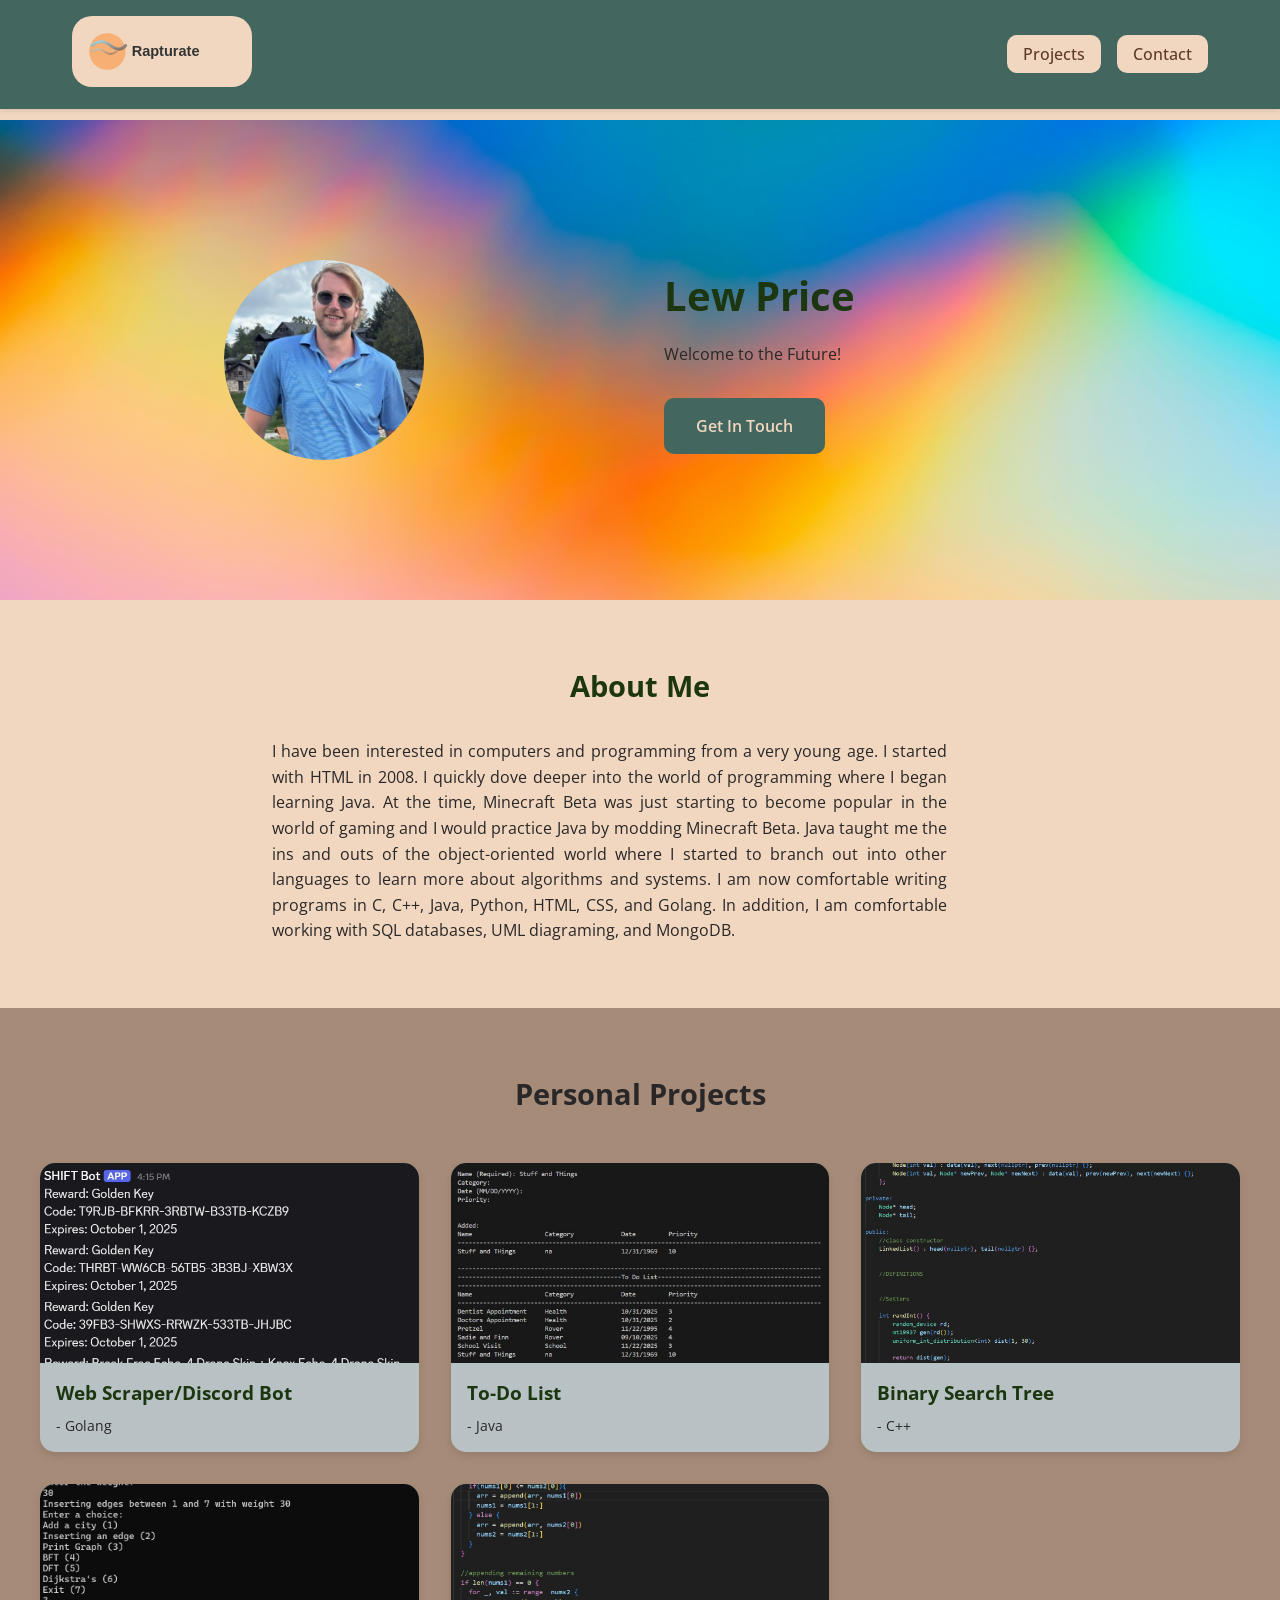
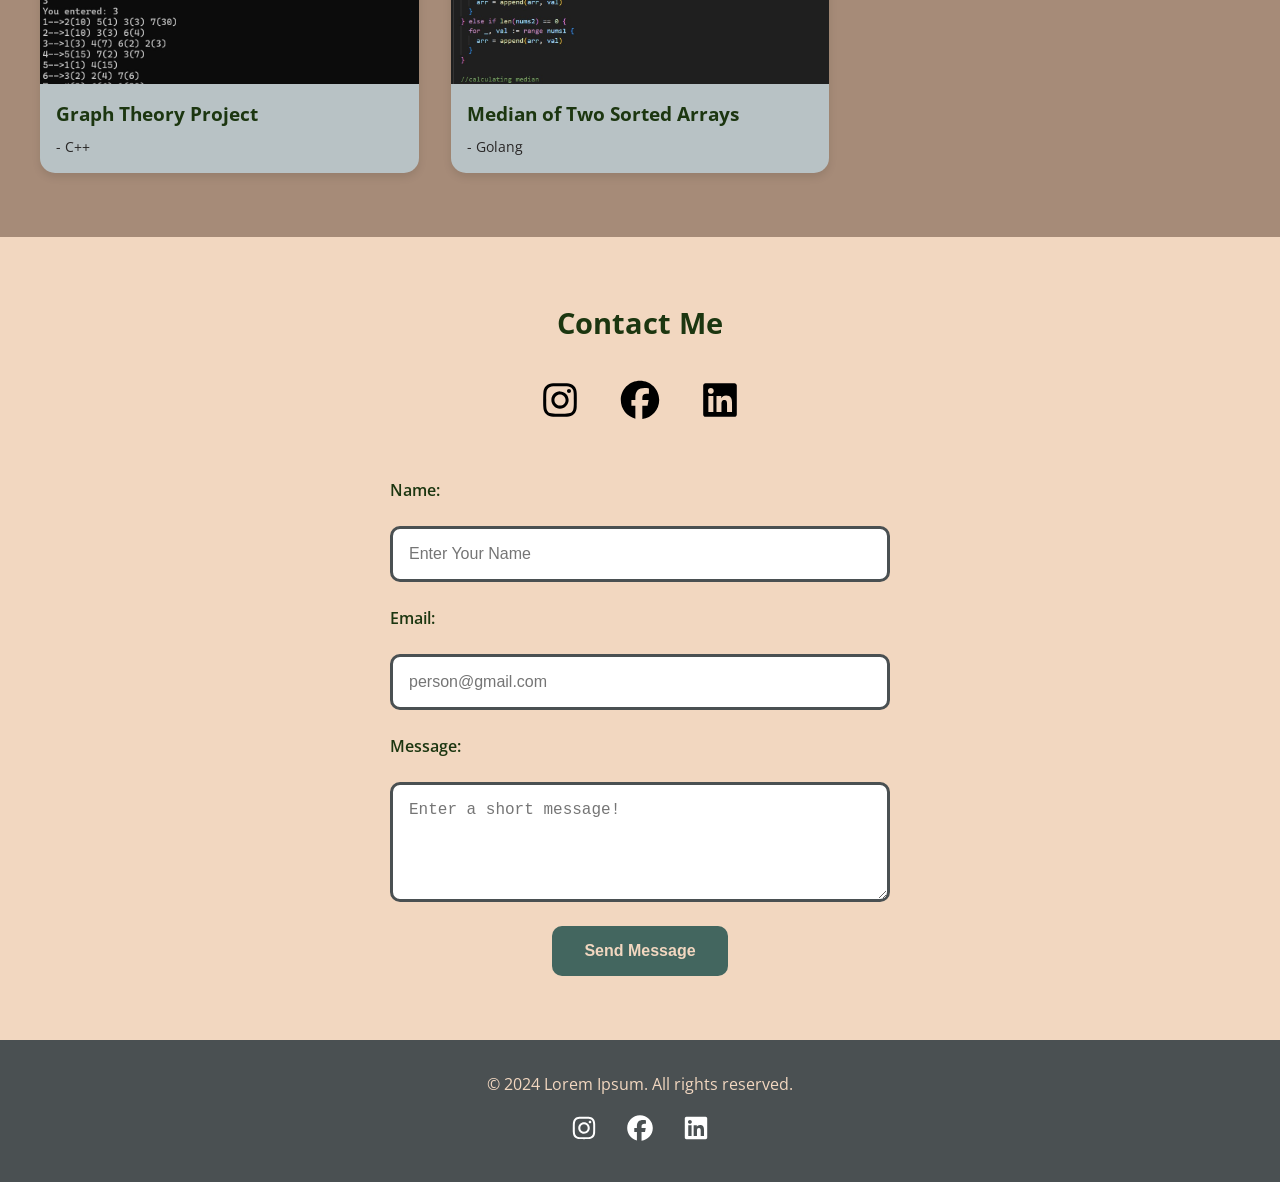
<file: Portfolio_Web_Project/Project 1/index.html>
<!DOCTYPE html>
<html lang="en">
<head>
    <meta charset="UTF-8">
    <meta name="viewport" content="width=device-width, initial-scale=1.0">
    <!--Fonts-->
    <link rel="preconnect" href="https://fonts.googleapis.com">
    <link rel="preconnect" href="https://fonts.gstatic.com" crossorigin>
    <link href="https://fonts.googleapis.com/css2?family=Mulish:ital,wght@0,200..1000;1,200..1000&family=Open+Sans:ital,wght@0,300..800;1,300..800&display=swap" rel="stylesheet">
    <!--End Fonts-->

    <link rel="stylesheet" href="css/indexStyle.css">
    <title>See the Magic</title>
    <link rel="icon" type="image/svg+xml" href="./images/Lew Header icon.svg">
</head>
<body>
    <header>
        <div class="nav-bar">
            <a href="index.html"><img class ="nav-logo" src="./images/Lew Header.svg" alt="lew's logo" width="180" height="auto"></a>
            <nav>
                <ul class="nav-links">
                    <li><a href="./project.html">Projects</a></li>
                    <li><a href="#contact">Contact</a></li>
                </ul>
            </nav>
        </div>
    </header>
    
    <main>
        <section id="hero">
            <img class="hero-img" src="./images/Lew's Images/Lew.JPG" alt="profile picture">
            <div class="hero-text">
                <h1>Lew Price</h1>
                <p>Welcome to the Future!</p>
                <a href="#contact" class="cta-button">Get In Touch</a>
            </div>
        </section>

        <section class="about-section">
            <h2>About Me</h2>
            <p>I have been interested in computers and programming from a very young age. I started with HTML in 2008. I quickly dove deeper into the world of programming where I began learning Java. At the time, Minecraft Beta was just starting to become popular in the world of gaming and I would practice Java by modding Minecraft Beta. Java taught me the ins and outs of the object-oriented world where I started to branch out into other languages to learn more about algorithms and systems. I am now comfortable writing programs in C, C++, Java, Python, HTML, CSS, and Golang. In addition, I am comfortable working with SQL databases, UML diagraming, and MongoDB.</p>
        </section>

        <section class="list-all-projects">
            <h2>Personal Projects</h2>
            <div id="projects">
                <div class="project-box">
                    <img src="./images/Lew's Images/Project 1jpg.jpg" alt="project picture">
                    <div class="proj-text">
                        <h3>Web Scraper/Discord Bot</h3>
                        <p>- Golang</p>
                    </div>
                </div>
                <div class="project-box">
                    <img src="./images/Lew's Images/ToDoList Project.jpg"  alt="project picture">
                    <div class="proj-text">
                        <h3>To-Do List</h3>
                        <p>- Java</p>
                    </div>
                </div>
                <div class="project-box">
                    <img src="./images/Lew's Images/Doubly Linked List.jpg" alt="project picture">
                    <div class="proj-text">
                        <h3>Binary Search Tree</h3>
                        <p>- C++</p>
                    </div>
                </div>
                <div class="project-box">
                    <img src="./images/Lew's Images/Graph Theory Project.jpg" alt="project picture">
                    <div class="proj-text">
                        <h3>Graph Theory Project</h3>
                        <p>- C++</p>
                    </div>
                </div>
                <div class="project-box">
                    <img src="./images/Lew's Images/Find Median Sorted Array.jpg" alt="project picture">
                    <div class="proj-text">
                        <h3>Median of Two Sorted Arrays</h3>
                        <p>- Golang</p>
                    </div>
                </div>
            </div>
        </section>

        <section id="contact">
            <h2>Contact Me</h2>
            <div id="socials">
                <a class="social-img" href="https://www.instagram.com/ohbejoyfulbags/" target="_blank">
                    <img src="./images/instagram-icon.svg" alt="Instagram">
                </a>
                <a class="social-img" href="https://www.facebook.com/lewprice140" target="_blank">
                    <img src="./images/facebook-icon.svg" alt="Facebook">
                </a>
                <a class="social-img" href="https://www.linkedin.com/in/lewis-price-a79185195/" target="_blank">
                    <img  src="images/linkedin-icon.svg" alt="LinkedIn">
                </a>
            </div>
            <form action="#" method="post">
                <label for="name">Name:</label>
                <input type="text" id="name" name="name" placeholder="Enter Your Name" required>
                
                <label for="email">Email:</label>
                <input type="email" id="email" name="email" placeholder="person@gmail.com" required>
                
                <label for="message">Message:</label>
                <textarea id="message" name="message" placeholder="Enter a short message!" required></textarea>
                
                <button type="submit">Send Message</button>
            </form>
        </section>
    </main>
    
    <footer>
        <p>&copy; 2024 Lorem Ipsum. All rights reserved.</p>
        <div class="social-links">
            <a href="https://www.instagram.com/lewcifer_the_great/" target="_blank" aria-label="Instagram">
                <img src="./images/instagram-icon.svg" alt="">
            </a>
            <a href="https://www.facebook.com/lewprice140" target="_blank" aria-label="Facebook">
                <img src="./images/facebook-icon.svg" alt="">
            </a>
            <a href="https://www.linkedin.com/in/lewis-price-a79185195/" target="_blank" aria-label="LinkedIn">
                <img src="images/linkedin-icon.svg" alt="">
            </a>
        </div>
    </footer>
    
</body>
</html>
</file>
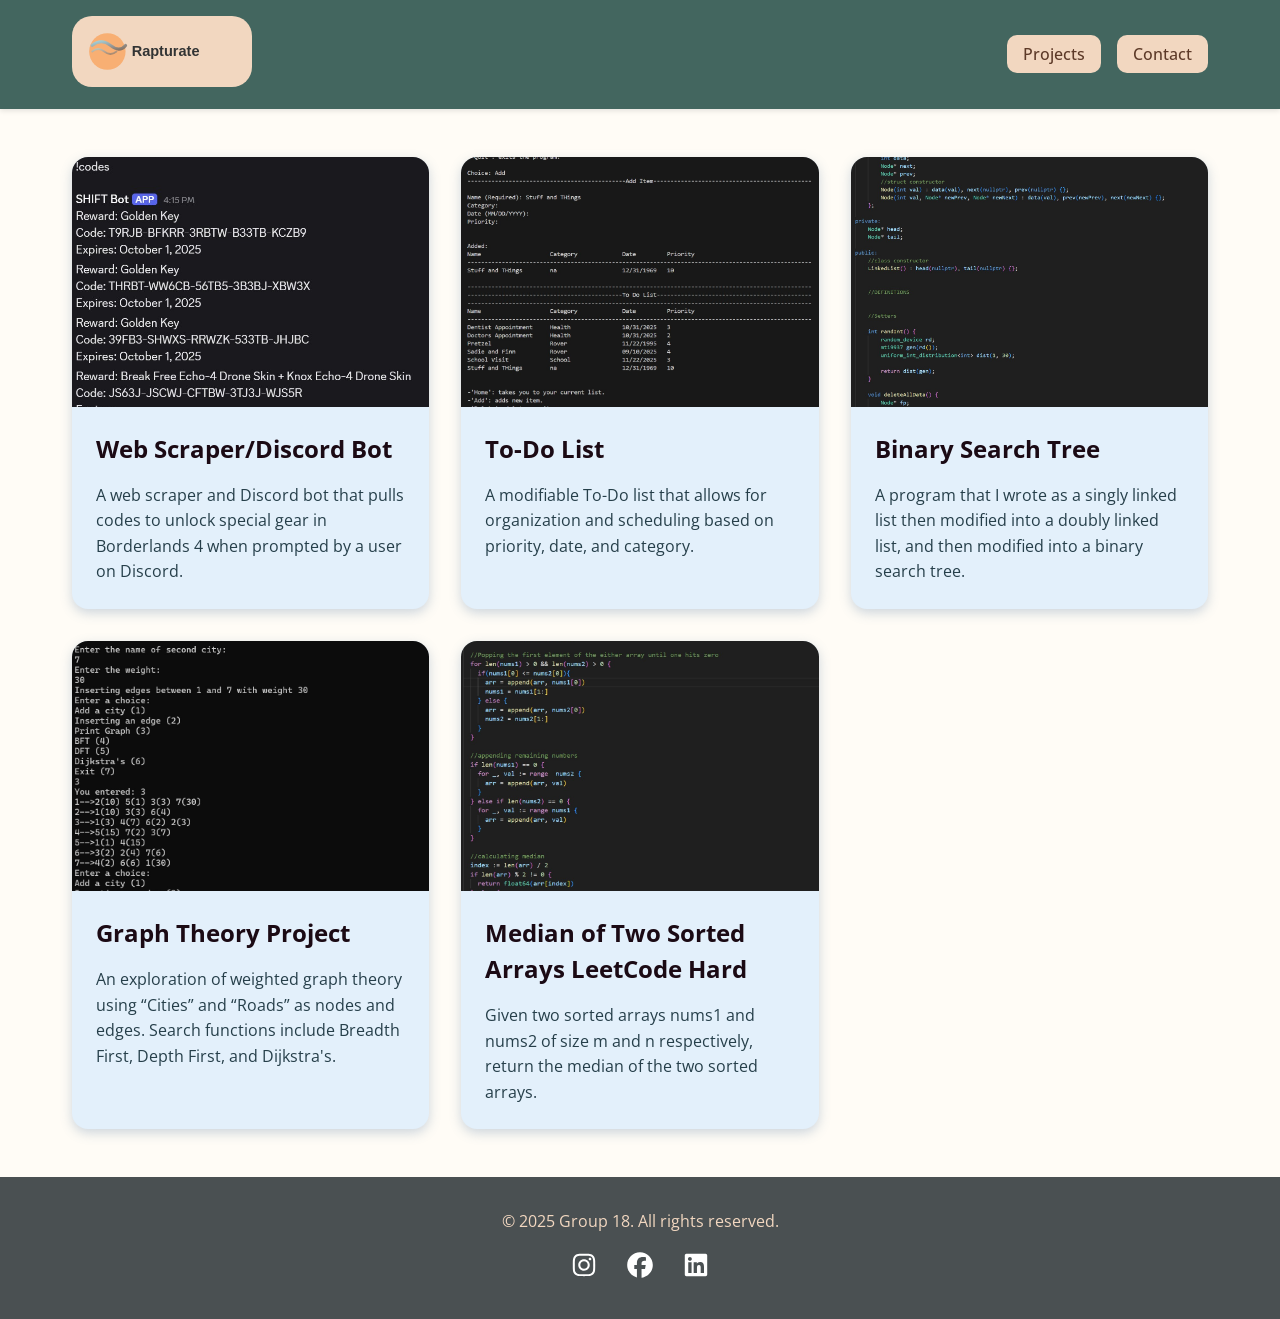
<file: Portfolio_Web_Project/Project 1/project.html>
<!DOCTYPE html>
<html lang="en">
<head>
    <meta charset="UTF-8">
    <meta name="viewport" content="width=device-width, initial-scale=1.0">
    <!--Fonts-->
    <link rel="preconnect" href="https://fonts.googleapis.com">
    <link rel="preconnect" href="https://fonts.gstatic.com" crossorigin>
    <link href="https://fonts.googleapis.com/css2?family=Mulish:ital,wght@0,200..1000;1,200..1000&family=Open+Sans:ital,wght@0,300..800;1,300..800&family=Oswald:wght@200..700&family=Quicksand:wght@300..700&display=swap" rel="stylesheet">

    <!--End Fonts-->
    <link rel="stylesheet" href="css/projectStyle.css">
    <title>Lew's Portfolio</title>
</head>
<body>
    <header>
        <div class="nav-bar">
            <a href="index.html"><img class ="nav-logo" src="./images/Lew Header.svg" alt="lew's logo" width="180" height="auto"></a>
            <nav>
                <ul class="nav-links">
                    <li><a href="./project.html">Projects</a></li>
                    <li><a href="./index.html#contact">Contact</a></li>
                </ul>
            </nav>
        </div>
    </header>
    
    <main>
        <section id="projects">

            <!--Project 1-->
            <div class="project-card">
                <div class="project-image">
                    <img src="./images/Lew's Images/Project 1jpg.jpg" alt="Project 1 Image">
                </div>
                <div class="project-description">
                    <h2>Web Scraper/Discord Bot</h2>
                    <p>A web scraper and Discord bot that pulls codes to unlock special gear in Borderlands 4 when prompted by a user on Discord.</p>
                </div>
            </div>

            <!--Project 2-->
            <div class="project-card">
                <div class="project-image">
                    <img src="./images/Lew's Images/ToDoList Project.jpg" alt="Project 2 Image">
                </div>
                <div class="project-description">
                    <h2>To-Do List</h2>
                    <p>A modifiable To-Do list that allows for organization and scheduling based on priority, date, and category.</p>
                </div>
            </div>

            <!--Project 3-->
            <div class="project-card">
                <div class="project-image">
                    <img src="./images/Lew's Images/Doubly Linked List.jpg" alt="Project 3 Image">
                </div>
                <div class="project-description">
                    <h2>Binary Search Tree</h2>
                    <p>A program that I wrote as a singly linked list then modified into a doubly linked list, and then modified into a binary search tree.</p>
                </div>
            </div>

            <!--Project 4-->
            <div class="project-card">
                <div class="project-image">
                    <img src="./images/Lew's Images/Graph Theory Project.jpg" alt="Project 4 Image">
                </div>
                <div class="project-description">
                    <h2>Graph Theory Project</h2>
                    <p>An exploration of weighted graph theory using “Cities” and “Roads” as nodes and edges. Search functions include Breadth First, Depth First, and Dijkstra's.</p>
                </div>
            </div>

            <!--Project 5-->
            <div class="project-card">
                <div class="project-image">
                    <img src="./images/Lew's Images/Find Median Sorted Array.jpg" alt="Project 5 Image">
                </div>
                <div class="project-description">
                    <h2>Median of Two Sorted Arrays LeetCode Hard</h2>
                    <p>Given two sorted arrays nums1 and nums2 of size m and n respectively, return the median of the two sorted arrays.</p>
                </div>
            </div>

        </section>

    </main>
    
    <footer>
        <p>&copy; 2025 Group 18. All rights reserved.</p>
        <div class="social-links">
            <a href="https://www.instagram.com/lewcifer_the_great/" target="_blank" aria-label="Instagram">
                <img src="./images/instagram-icon.svg" alt="">
            </a>
            <a href="https://www.facebook.com/lewprice140" target="_blank" aria-label="Facebook">
                <img src="./images/facebook-icon.svg" alt="">
            </a>
            <a href="https://www.linkedin.com/in/lewis-price-a79185195/" target="_blank" aria-label="LinkedIn">
                <img src="images/linkedin-icon.svg" alt="">
            </a>
        </div>

    </footer>
</body>
</html>
</file>
<file: Portfolio_Web_Project/Project 1/css/indexStyle.css>
/* Quick Reset */
* {
    margin: 0;
    padding: 0;
    box-sizing: border-box;
}

/*Variables*/
:root {
    --clr-name-plate: #1c3610;
    --clr-text-color: rgb(41, 39, 39);
    --clr-One:#F2D7C0;
    --clr-Two:#B8C2C5;
    --clr-Three:#43665f;
    --clr-Four:#A68B78 ;
    --clr-Five:#4A5052;
    --clr-Six: #5D3A28;

    --fs-h1: 2.5rem;
    --fs-h2: 1.8rem;
    --fs-h3: 1.2rem;
    --fs-text: 1rem;
    --fs-small: 0.9rem;
}

html {
    height: 100%;
}

body {
    font-family: 'Open Sans', Arial, sans-serif; 
    line-height: 1.5;
    background-color: var(--clr-One);
    color: var(--clr-text-color);
    min-height: 100vh;
    display: flex;
    flex-direction: column;
}

/* Header */
header {
    position: fixed;
    top: 0;
    left: 0;
    width: 100%;
    background-color: var(--clr-Three);
    z-index: 10;
    box-shadow: 0 2px 5px rgba(0,0,0,0.1);
}

div.nav-bar {
    display: flex;
    justify-content: space-between;
    align-items: center;
    width: 100%;
    max-width: 1200px;
    margin: 0 auto;
    padding: 1rem 2rem;
}

.nav-logo {
    background-color: var(--clr-One);
    border-radius: 20px;
    padding: 5px;
}

nav ul.nav-links {
    display: flex;
    flex-direction: column;
    gap: 1rem;
    align-items: center;
    list-style: none;
}

nav ul.nav-links a {
    color: var(--clr-Six);
    text-decoration: none;
    padding: 0.5rem 1rem;
    border-radius: 10px;
    background-color: var(--clr-One);
    font-weight: 500;
    transition: background-color 0.3s ease;
}

nav ul.nav-links a:hover,
nav ul.nav-links a:focus {
    background-color: var(--clr-Four);
    outline: none;
}

/* Main content */
main {
    flex: 1;
    padding-top: 120px;
}

/* Hero */
#hero {
    display: flex;
    flex-direction: column;
    padding: 3rem 2rem;
    min-height: 30rem;
    background-image: url("../images/hero background.jpg");
    background-size: cover;
    background-position: center;
    align-items: center;
    justify-content: center;
    gap: 2rem;
}

div.hero-text {
    display: flex;
    flex-direction: column;
    text-align: center;
    max-width: 500px;
    gap: 1rem;
}

div.hero-text h1 {
    color: var(--clr-name-plate);
    font-size: var(--fs-h1);
    font-weight: 700;
}

div.hero-text p {
    color: var(--clr-text-color);
    font-size: var(--fs-text);
    max-width: 60ch;
}

.cta-button {
    display: inline-block;
    background-color: var(--clr-Three);
    color: var(--clr-One);
    padding: 1rem 2rem;
    text-decoration: none;
    border-radius: 10px;
    font-weight: 600;
    transition: background-color 0.3s ease;
    margin-top: 1rem;
    align-self: center;
}

.cta-button:hover,
.cta-button:focus {
    background-color: var(--clr-Six);
    outline: none;
}

img.hero-img {
    width: 200px;
    height: 200px;
    border-radius: 50%;
    object-fit: cover;
}

/* About Section */
.about-section {
    padding: 4rem 2rem;
    max-width: 800px;
    margin: 0 auto;
    text-align: justify;
}

.about-section h2 {
    font-size: var(--fs-h2);
    color: var(--clr-name-plate);
    margin-bottom: 2rem;
    text-align: center;
}

.about-section p {
    font-size: var(--fs-text);
    line-height: 1.6;
    max-width: 75ch;
}

/* Projects Containers */
.list-all-projects {
    background-color: var(--clr-Four);
    padding: 4rem 2rem;
    min-height: 400px;
}

.list-all-projects h2 {
    text-align: center;
    color: var(--clr-text-color);
    font-size: var(--fs-h2);
    margin-bottom: 3rem;
}

#projects {
    display: grid;
    gap: 2rem;
    grid-template-columns: 1fr;
    max-width: 1200px;
    margin: 0 auto;
}

.project-box {
    background-color: var(--clr-Two);
    border-radius: 15px;
    display: flex;
    align-items: flex-start;
    color: var(--clr-text-color);
    overflow: hidden;
    box-shadow: 0 4px 8px rgba(0,0,0,0.1);
    transition: transform 0.3s ease;
}

.project-box:hover {
    transform: translateY(-2px);
}

.project-box img {
    width: 150px;
    height: 120px;
    object-fit: cover;
    flex-shrink: 0;
}

.proj-text {
    padding: 1rem;
    flex: 1;
}

.proj-text h3 {
    font-size: var(--fs-h3);
    margin-bottom: 0.5rem;
    color: var(--clr-name-plate);
}

.proj-text p {
    font-size: var(--fs-small);
    line-height: 1.4;
}

/* Contact Section */
#contact {
    padding: 4rem 2rem;
    background-color: var(--clr-One);
}

#contact h2 {
    text-align: center;
    font-size: var(--fs-h2);
    color: var(--clr-name-plate);
    margin-bottom: 2rem;
}

#socials {
    display: flex;
    justify-content: center;
    gap: 2rem;
    margin-bottom: 3rem;
}

#socials a img {
    width: 3rem;
    height: 3rem;
    transition: transform 0.3s ease;
}

#socials a:hover img {
    transform: scale(1.1);
}

form {
    display: flex;
    flex-direction: column;
    align-items: center;
    gap: 1.5rem;
    max-width: 500px;
    margin: 0 auto;
}

form label {
    align-self: flex-start;
    font-weight: 600;
    color: var(--clr-name-plate);
}

form input,
form textarea {
    width: 100%;
    padding: 1rem;
    font-size: var(--fs-text);
    border: 3px solid var(--clr-Five);
    border-radius: 10px;
    background-color: white;
    color: var(--clr-text-color);
}

form input:focus,
form textarea:focus {
    outline: none;
    border-color: var(--clr-Three);
}

form textarea {
    min-height: 120px;
    resize: vertical;
}

form button {
    background-color: var(--clr-Three);
    color: var(--clr-One);
    border: none;
    padding: 1rem 2rem;
    font-size: var(--fs-text);
    border-radius: 10px;
    cursor: pointer;
    font-weight: 600;
    transition: background-color 0.3s ease;
}

form button:hover,
form button:focus {
    background-color: var(--clr-Six);
    outline: none;
}

/* Footer */
footer {
    background-color: var(--clr-Five);
    color: var(--clr-One);
    padding: 2rem;
    text-align: center;
    width: 100%;
    margin-top: auto;
}

footer p {
    margin-bottom: 1rem;
}

.social-links {
    display: flex;
    justify-content: center;
    gap: 1.5rem;
}

.social-links a img {
    width: 2rem;
    height: 2rem;
    filter: brightness(0) invert(1);
    transition: transform 0.3s ease;
}

.social-links a:hover img {
    transform: scale(1.1);
}

/* Responsive Design - Mobile First */
@media (min-width: 600px) {
    nav ul.nav-links {
        flex-direction: row;
    }
    
    #hero {
        display: grid;
        grid-template-columns: 1fr 1fr;
        align-items: center;
        gap: 3rem;
        padding: 4rem 2rem;
    }
    
    div.hero-text {
        text-align: left;
        order: 2;
    }
    
    div.hero-text h1 {
        text-align: left;
    }
    
    div.hero-text p {
        text-align: left;
    }
    
    .cta-button {
        align-self: flex-start;
    }
    
    img.hero-img {
        order: 1;
        justify-self: center;
    }
    
    #projects {
        grid-template-columns: repeat(2, 1fr);
    }
    
    .project-box img {
        width: 120px;
        height: 100px;
    }
}

@media (min-width: 900px) {
    #projects {
        grid-template-columns: repeat(3, 1fr);
    }
    
    .project-box {
        flex-direction: column;
        text-align: center;
    }
    
    .project-box img {
        width: 100%;
        height: 200px;
    }
    
    .proj-text {
        text-align: left;
    }
}
</file>
<file: Portfolio_Web_Project/Project 1/css/projectStyle.css>
* {
    margin: 0;
    padding: 0;
    box-sizing: border-box;
}

/*Variables*/
:root {
    --clr-primary: #009DF0;
    --clr-accent-light: #F09B00;
    --clr-accent-dark: #F04E00;
    --clr-card-background: #E3F0FB;
    --clr-page-background: #fffcf6;
    --clr-text-light: #263f4a;
    --clr-text-main: #1B0A14;
    --clr-header-bg: #43665f;
    --clr-nav-bg: #F2D7C0;
    
    --fs-h1: 2.5rem;
    --fs-h2: 1.5rem;
    --fs-text: 1rem;
}

html {
    height: 100%;
}

body {
    font-family: 'Open Sans', Arial, sans-serif;
    line-height: 1.5;
    background-color: var(--clr-page-background);
    color: var(--clr-text-main);
    min-height: 100vh;
    display: flex;
    flex-direction: column;
}

/* Header */
header {
    width: 100%;
    background-color: var(--clr-header-bg);
    box-shadow: 0 2px 5px rgba(0,0,0,0.1);
}

.nav-bar {
    display: flex;
    justify-content: space-between;
    align-items: center;
    max-width: 1200px;
    margin: 0 auto;
    padding: 1rem 2rem;
}

.nav-logo {
    background-color: var(--clr-nav-bg);
    border-radius: 20px;
    padding: 5px;
}

nav ul.nav-links {
    display: flex;
    flex-direction: column;
    gap: 1rem;
    align-items: center;
    list-style: none;
}

nav ul.nav-links a {
    color: #5D3A28;
    text-decoration: none;
    padding: 0.5rem 1rem;
    border-radius: 10px;
    background-color: var(--clr-nav-bg);
    font-weight: 500;
    transition: background-color 0.3s ease;
}

nav ul.nav-links a:hover,
nav ul.nav-links a:focus {
    background-color: #A68B78;
    outline: none;
}

.header-content {
    text-align: center;
    padding: 2rem;
    background-color: var(--clr-page-background);
}

.header-content h1 {
    font-size: var(--fs-h1);
    color: var(--clr-text-main);
    font-weight: 700;
}

/* Main content */
main {
    flex: 1;
    padding: 3rem 2rem;
    max-width: 1200px;
    margin: 0 auto;
    width: 100%;
}

#projects {
    display: grid;
    grid-template-columns: 1fr; /* Single column for mobile */
    gap: 2rem;
}

#projects h2 {
    font-size: var(--fs-h2);
    color: var(--clr-text-main);
    margin-bottom: 1rem;
}

#projects p {
    color: var(--clr-text-light);
    font-size: var(--fs-text);
    line-height: 1.6;
    max-width: 65ch;
}

.project-card {
    display: flex;
    flex-direction: column;
    background-color: var(--clr-card-background);
    border-radius: 16px;
    box-shadow: 0 4px 12px rgba(91, 127, 161, 0.3);
    overflow: hidden;
    transition: transform 0.3s ease, box-shadow 0.3s ease;
}

.project-card:hover {
    transform: translateY(-4px);
    box-shadow: 0 8px 20px rgba(91, 127, 161, 0.4);
}

.project-image {
    width: 100%;
    height: 250px;
    overflow: hidden;
}

.project-image img {
    width: 100%;
    height: 100%;
    object-fit: cover;
    transition: transform 0.3s ease;
}

.project-card:hover .project-image img {
    transform: scale(1.05);
}

.project-description {
    padding: 1.5rem;
    flex: 1;
}

.project-description h2 {
    margin-bottom: 1rem;
}

/* Footer */
footer {
    background-color: #4A5052;
    color: #F2D7C0;
    padding: 2rem;
    text-align: center;
    width: 100%;
    margin-top: auto;
}

footer p {
    margin-bottom: 1rem;
}

.social-links {
    display: flex;
    justify-content: center;
    gap: 1.5rem;
}

.social-links a img {
    width: 2rem;
    height: 2rem;
    filter: brightness(0) invert(1);
    transition: transform 0.3s ease;
}

.social-links a:hover img {
    transform: scale(1.1);
}

/* Responsive Design - Mobile First */
@media (min-width: 600px) {
    nav ul.nav-links {
        flex-direction: row;
    }
    
    #projects {
        grid-template-columns: repeat(2, 1fr);
    }
    
    .project-image {
        height: 200px;
    }
}

@media (min-width: 900px) {
    #projects {
        grid-template-columns: repeat(3, 1fr);
    }
    
    .project-image {
        height: 250px;
    }
}
</file>
